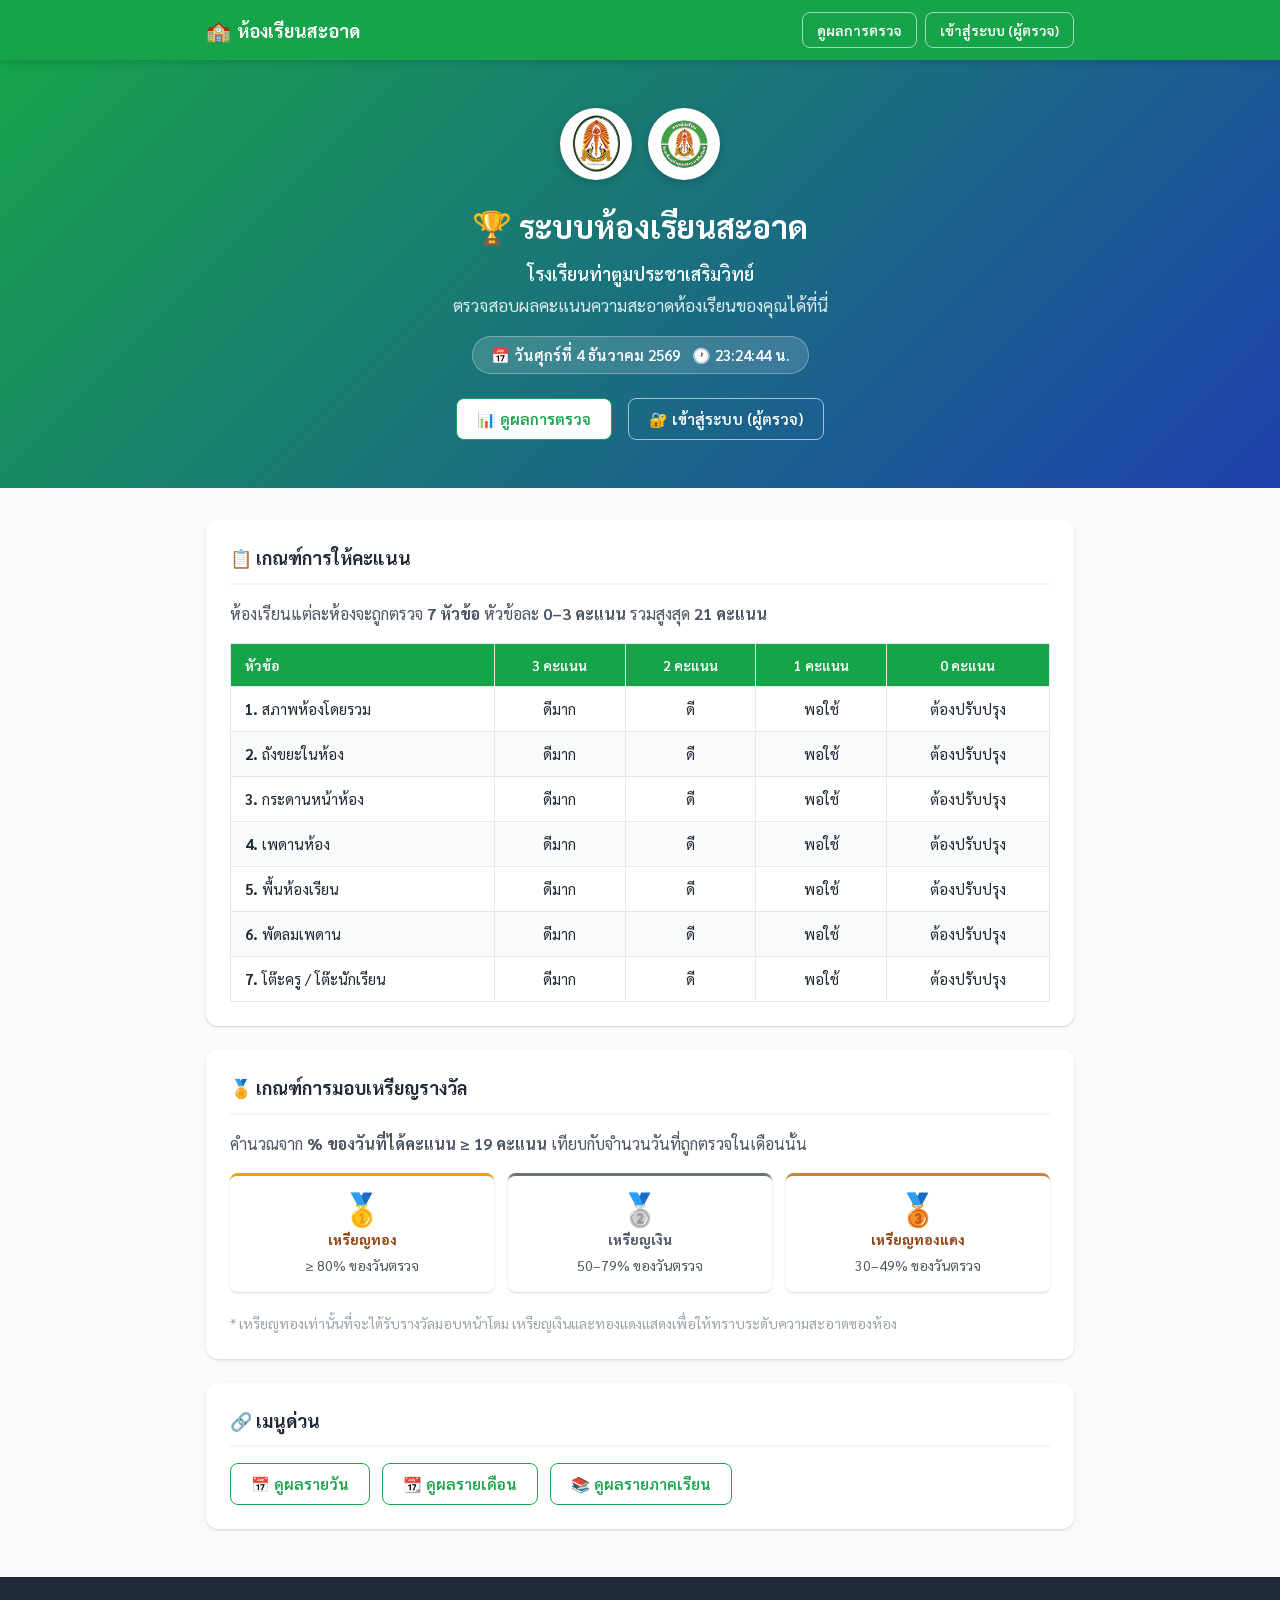
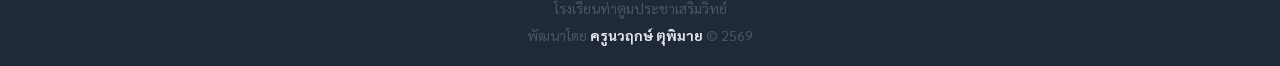
<file: index.html>
<!DOCTYPE html>
<html lang="th">
<head>
  <meta charset="UTF-8" />
  <meta name="viewport" content="width=device-width, initial-scale=1.0" />
  <title>ห้องเรียนสะอาด</title>
  <link rel="preconnect" href="https://fonts.googleapis.com" />
  <link rel="preconnect" href="https://fonts.gstatic.com" crossorigin />
  <link href="https://fonts.googleapis.com/css2?family=Sarabun:wght@400;500;600;700&display=swap" rel="stylesheet" />
  <link rel="stylesheet" href="css/style.css" />
  <style>
    /* ── โซนวันเวลาปัจจุบัน (อยู่ใน hero) ───────────────── */
    .clock-pill {
      display        : inline-flex;
      align-items    : center;
      justify-content: center;
      flex-wrap      : wrap;
      gap            : .25rem .75rem;
      margin-top     : 1rem;
      padding        : .4rem 1.125rem;
      background     : rgba(255,255,255,.15);
      border         : 1px solid rgba(255,255,255,.3);
      border-radius  : 999px;
      color          : var(--white);
      font-size      : .9375rem;
      font-weight    : 600;
    }
    .clock-time { font-variant-numeric: tabular-nums; }

    /* ── กล่องประกาศ ───────────────────────────────────── */
    .announce {
      border-radius    : var(--radius-lg);
      padding          : .875rem 1.125rem;
      margin-bottom    : .75rem;
      border           : 1px solid var(--gray-200);
      border-left-width: 5px;
      box-shadow       : var(--shadow);
    }
    .announce-title {
      font-weight  : 700;
      margin-bottom: .125rem;
    }
    .announce-msg {
      white-space: pre-line;   /* เคารพการขึ้นบรรทัดใหม่ที่พิมพ์ในชีต */
      color      : var(--gray-800);
      word-break : break-word;
    }
    .announce-info    { background: var(--primary-light); border-left-color: var(--primary); }
    .announce-warning { background: var(--warning-light); border-left-color: var(--warning); }
    .announce-success { background: var(--success-light); border-left-color: var(--success); }
  </style>
</head>
<body>

  <!-- ── Navbar ─────────────────────────────────────────── -->
  <nav class="navbar">
    <div class="container">
      <a href="index.html" class="navbar-brand">
        <span>🏫</span>ห้องเรียนสะอาด
      </a>
      <div class="navbar-menu">
        <a href="report.html" class="btn btn-ghost btn-sm">ดูผลการตรวจ</a>
        <a href="login.html" class="btn btn-ghost btn-sm" id="btn-inspector">เข้าสู่ระบบ (ผู้ตรวจ)</a>
      </div>
    </div>
  </nav>

  <!-- ── Hero ───────────────────────────────────────────── -->
  <section class="hero">
    <div class="container">
      <!-- โลโก้ -->
      <div style="display:flex; align-items:center; justify-content:center; gap:1rem; margin-bottom:1.25rem;">
        <img src="images/school-logo.png" alt="โลโก้โรงเรียน"
             style="width:72px; height:72px; object-fit:contain; border-radius:50%; background:#ffffff; padding:2px; box-shadow:0 2px 8px rgba(0,0,0,.2);" />
        <img src="images/council-logo.png" alt="โลโก้สภานักเรียน"
             style="width:72px; height:72px; object-fit:contain; border-radius:50%; background:#ffffff; padding:2px; box-shadow:0 2px 8px rgba(0,0,0,.2);" />
      </div>
      <h1>🏆 ระบบห้องเรียนสะอาด</h1>
      <p style="font-size:1.125rem; font-weight:600; color:rgba(255,255,255,.95); margin-bottom:.25rem;">
        โรงเรียนท่าตูมประชาเสริมวิทย์
      </p>
      <p>ตรวจสอบผลคะแนนความสะอาดห้องเรียนของคุณได้ที่นี่</p>

      <!-- วันเวลาปัจจุบัน (อัปเดตทุกวินาที) -->
      <div class="clock-pill" id="clock-pill">
        <span id="clock-date">📅 กำลังโหลด...</span>
        <span class="clock-time" id="clock-time"></span>
      </div>

      <div class="hero-actions">
        <a href="report.html" class="btn btn-outline">📊 ดูผลการตรวจ</a>
        <a href="login.html" class="btn btn-ghost" id="hero-btn-inspector">🔐 เข้าสู่ระบบ (ผู้ตรวจ)</a>
      </div>
    </div>
  </section>

  <!-- ── Content ────────────────────────────────────────── -->
  <main class="container" style="padding-bottom: 3rem;">

    <!-- กล่องประกาศ (ดึงจาก Sheet "announcements" ซ่อนไว้จนกว่าจะมีประกาศ) -->
    <div id="announcements" class="hidden"></div>

    <!-- เกณฑ์การตรวจ -->
    <div class="card mb-6">
      <div class="card-title">📋 เกณฑ์การให้คะแนน</div>
      <p style="margin-bottom: 1rem;">
        ห้องเรียนแต่ละห้องจะถูกตรวจ <strong>7 หัวข้อ</strong>
        หัวข้อละ <strong>0–3 คะแนน</strong> รวมสูงสุด <strong>21 คะแนน</strong>
      </p>
      <div style="overflow-x: auto;">
        <table class="report-table">
          <thead>
            <tr>
              <th class="col-left">หัวข้อ</th>
              <th>3 คะแนน</th>
              <th>2 คะแนน</th>
              <th>1 คะแนน</th>
              <th>0 คะแนน</th>
            </tr>
          </thead>
          <tbody id="criteria-table-body"></tbody>
        </table>
      </div>
    </div>

    <!-- เกณฑ์เหรียญ -->
    <div class="card mb-6">
      <div class="card-title">🏅 เกณฑ์การมอบเหรียญรางวัล</div>
      <p style="margin-bottom: 1rem;">
        คำนวณจาก <strong>% ของวันที่ได้คะแนน ≥ 19 คะแนน</strong>
        เทียบกับจำนวนวันที่ถูกตรวจในเดือนนั้น
      </p>
      <div class="stat-grid">
        <div class="stat-box gold">
          <div class="stat-box-number">🥇</div>
          <div class="stat-box-label" style="font-weight:700; color:#92400e;">เหรียญทอง</div>
          <div class="stat-box-label">≥ 80% ของวันตรวจ</div>
        </div>
        <div class="stat-box silver">
          <div class="stat-box-number">🥈</div>
          <div class="stat-box-label" style="font-weight:700; color:#4b5563;">เหรียญเงิน</div>
          <div class="stat-box-label">50–79% ของวันตรวจ</div>
        </div>
        <div class="stat-box bronze">
          <div class="stat-box-number">🥉</div>
          <div class="stat-box-label" style="font-weight:700; color:#92400e;">เหรียญทองแดง</div>
          <div class="stat-box-label">30–49% ของวันตรวจ</div>
        </div>
      </div>
      <p class="text-muted mt-2">
        * เหรียญทองเท่านั้นที่จะได้รับรางวัลมอบหน้าโดม
        เหรียญเงินและทองแดงแสดงเพื่อให้ทราบระดับความสะอาดของห้อง
      </p>
    </div>

    <!-- ลิงก์ด่วน -->
    <div class="card">
      <div class="card-title">🔗 เมนูด่วน</div>
      <div style="display: flex; flex-wrap: wrap; gap: .75rem;">
        <a href="report.html?view=daily" class="btn btn-outline">
          📅 ดูผลรายวัน
        </a>
        <a href="report.html?view=monthly" class="btn btn-outline">
          📆 ดูผลรายเดือน
        </a>
        <a href="report.html?view=term" class="btn btn-outline">
          📚 ดูผลรายภาคเรียน
        </a>
      </div>
    </div>

  </main>

  <!-- ── Footer ─────────────────────────────────────────── -->
  <footer style="background:var(--gray-800); color:var(--gray-400); text-align:center; padding:1.25rem 1rem; font-size:.875rem;">
    <p>โรงเรียนท่าตูมประชาเสริมวิทย์</p>
    <p style="margin-top:.25rem;">พัฒนาโดย <strong style="color:var(--gray-200);">ครูนวฤกษ์ ตุพิมาย</strong> © 2569</p>
  </footer>
  <script src="js/config.js"></script>
  <script src="js/auth.js"></script>
  <script src="js/api.js"></script>
  <script>
    // ── นาฬิกา / วันเวลาปัจจุบัน (เขตเวลาไทย แสดงปี พ.ศ.) ───
    const dateFmt = new Intl.DateTimeFormat('th-TH', {
      timeZone: 'Asia/Bangkok',
      weekday : 'long',
      day     : 'numeric',
      month   : 'long',
      year    : 'numeric'
    });
    const timeFmt = new Intl.DateTimeFormat('th-TH', {
      timeZone  : 'Asia/Bangkok',
      hour      : '2-digit',
      minute    : '2-digit',
      second    : '2-digit',
      hourCycle : 'h23'
    });

    function tickClock() {
      const now = new Date();
      document.getElementById('clock-date').textContent = '📅 ' + dateFmt.format(now);
      document.getElementById('clock-time').textContent = '🕐 ' + timeFmt.format(now) + ' น.';
    }
    tickClock();
    setInterval(tickClock, 1000);

    // ── กล่องประกาศ (ดึงจาก Sheet "announcements") ──────────
    // ถ้าโหลดไม่ได้ จะซ่อนกล่องไว้เงียบๆ ไม่ให้หน้าหลักพัง
    const ANNOUNCE_ICONS = { info: '📢', warning: '⚠️', success: '🎉' };

    async function loadAnnouncements() {
      const box = document.getElementById('announcements');
      try {
        const res = await API.getAnnouncements();
        if (!res || !res.success || !res.items || res.items.length === 0) return;

        res.items.forEach(item => {
          const type = ANNOUNCE_ICONS[item.type] ? item.type : 'info';
          const icon = ANNOUNCE_ICONS[type];

          const div = document.createElement('div');
          div.className = 'announce announce-' + type;

          // ใช้ textContent เสมอ เพื่อไม่ให้โค้ดแปลกปลอมในชีตรันบนหน้าเว็บ
          if (item.title) {
            const t = document.createElement('div');
            t.className   = 'announce-title';
            t.textContent = icon + ' ' + item.title;
            div.appendChild(t);
          }

          const m = document.createElement('div');
          m.className   = 'announce-msg';
          m.textContent = (item.title ? '' : icon + ' ') + item.message;
          div.appendChild(m);

          box.appendChild(div);
        });

        box.classList.remove('hidden');
      } catch (_) {
        // เงียบไว้
      }
    }
    loadAnnouncements();

    // ── แสดงหัวข้อการตรวจในตาราง ────────────────────────
    const tbody = document.getElementById('criteria-table-body');
    CONFIG.CRITERIA.forEach((label, i) => {
      const tr = document.createElement('tr');
      tr.innerHTML = `
        <td class="col-left"><strong>${i + 1}.</strong> ${label}</td>
        <td>ดีมาก</td>
        <td>ดี</td>
        <td>พอใช้</td>
        <td>ต้องปรับปรุง</td>
      `;
      tbody.appendChild(tr);
    });

    // ── ถ้า login อยู่แล้ว เปลี่ยนปุ่มเป็น "คีย์คะแนน" ─
    if (isLoggedIn()) {
      const session = getSession();
      document.getElementById('btn-inspector').textContent      = '📝 คีย์คะแนน';
      document.getElementById('btn-inspector').href             = 'input.html';
      document.getElementById('hero-btn-inspector').textContent = `📝 คีย์คะแนน (${session.display_name})`;
      document.getElementById('hero-btn-inspector').href        = 'input.html';
    }

    // ── ถ้าเป็น admin เพิ่มปุ่มเปิด/ปิดระบบ ─────────────
    if (isAdmin()) {
      const adminBar = document.createElement('div');
      adminBar.className = 'card mb-6';
      adminBar.style.borderLeft = '4px solid var(--primary)';
      adminBar.innerHTML = `
        <div class="card-title">⚙️ จัดการระบบ (Admin)</div>
        <div class="flex items-center gap-3" style="flex-wrap:wrap;">
          <div id="system-status" class="text-muted">กำลังตรวจสอบสถานะ...</div>
          <button class="btn btn-outline" id="btn-toggle-system">⏳ โหลด...</button>
        </div>
        <p class="text-muted mt-2" style="font-size:.875rem;">
          เมื่อปิดระบบ เด็กสภาจะไม่สามารถคีย์คะแนนได้ แต่ทุกคนยังดูผลได้ตามปกติ
        </p>
      `;
      // แทรกก่อน card เกณฑ์การตรวจ
      const mainEl = document.querySelector('main .container') || document.querySelector('main');
      mainEl.insertBefore(adminBar, mainEl.firstChild);

      // โหลดสถานะปัจจุบัน
      async function loadSystemStatus() {
        const res = await API.getSystemStatus();
        updateSystemUI(res.system_open);
      }

      function updateSystemUI(isOpen) {
        const statusEl = document.getElementById('system-status');
        const btnEl    = document.getElementById('btn-toggle-system');
        if (isOpen) {
          statusEl.innerHTML = '<span class="badge-pass">✅ ระบบเปิดอยู่</span>';
          btnEl.textContent  = '🔒 ปิดการคีย์คะแนน';
          btnEl.className    = 'btn btn-danger';
        } else {
          statusEl.innerHTML = '<span class="badge-fail">🔒 ระบบปิดอยู่</span>';
          btnEl.textContent  = '🔓 เปิดการคีย์คะแนน';
          btnEl.className    = 'btn btn-success';
        }
      }

      document.getElementById('btn-toggle-system').addEventListener('click', async () => {
        const btn = document.getElementById('btn-toggle-system');
        btn.disabled    = true;
        btn.textContent = '⏳ กำลังดำเนินการ...';
        try {
          const res = await API.toggleSystem();
          if (res.success) {
            updateSystemUI(res.system_open);
          } else {
            alert('เกิดข้อผิดพลาด: ' + res.message);
            btn.disabled = false;
          }
        } catch (err) {
          alert('เชื่อมต่อ server ไม่ได้');
          btn.disabled = false;
        }
      });

      loadSystemStatus();
    }
  </script>

</body>
</html>
</file>
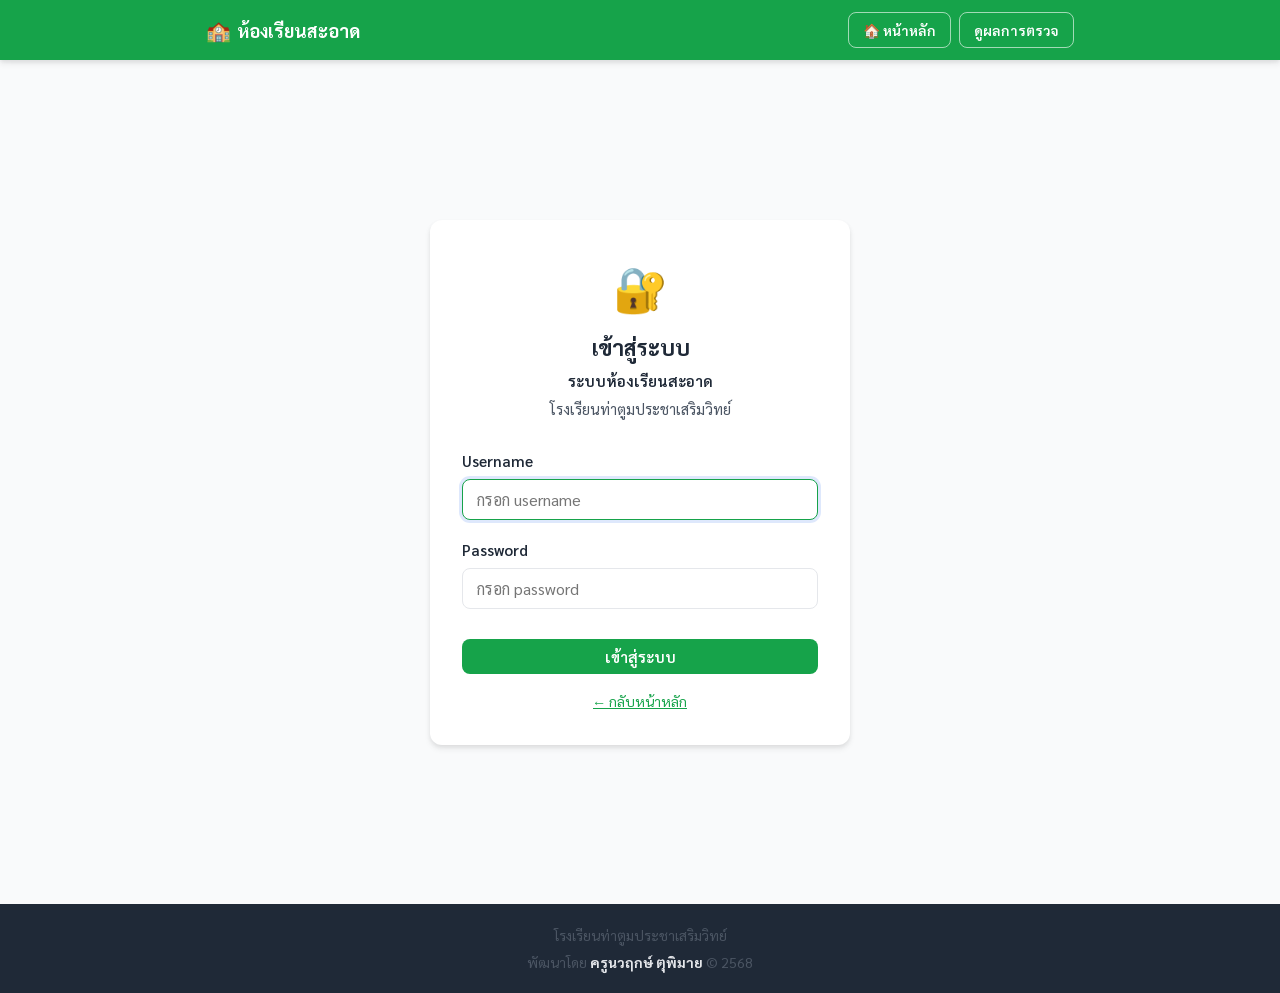
<file: input.html>
<!DOCTYPE html>
<html lang="th">
<head>
  <meta charset="UTF-8" />
  <meta name="viewport" content="width=device-width, initial-scale=1.0" />
  <title>คีย์คะแนน — ห้องเรียนสะอาด</title>
  <link rel="preconnect" href="https://fonts.googleapis.com" />
  <link rel="preconnect" href="https://fonts.gstatic.com" crossorigin />
  <link href="https://fonts.googleapis.com/css2?family=Sarabun:wght@400;500;600;700&display=swap" rel="stylesheet" />
  <link rel="stylesheet" href="css/style.css" />
  <style>
    .score-label-num {
      display      : inline-flex;
      align-items  : center;
      justify-content: center;
      width        : 1.5rem;
      height       : 1.5rem;
      background   : var(--primary);
      color        : var(--white);
      border-radius: 50%;
      font-size    : .75rem;
      font-weight  : 700;
      margin-right : .375rem;
      flex-shrink  : 0;
    }
    .criteria-name {
      display    : flex;
      align-items: center;
    }
    .total-display {
      font-size  : 2rem;
      font-weight: 700;
      color      : var(--primary);
      line-height: 1;
    }
    .total-max {
      font-size: 1rem;
      color    : var(--gray-400);
    }
    .section-header {
      display        : flex;
      align-items    : center;
      justify-content: space-between;
      margin-bottom  : 1rem;
    }
  </style>
</head>
<body>

  <!-- ── Navbar ─────────────────────────────────────────── -->
  <nav class="navbar">
    <div class="container">
      <a href="index.html" class="navbar-brand">
        <span>🏫</span>ห้องเรียนสะอาด
      </a>
      <div class="navbar-menu">
        <a href="index.html" class="btn btn-ghost btn-sm">🏠 หน้าหลัก</a>
        <span class="navbar-user" id="display-name"></span>
        <button class="btn btn-ghost btn-sm" onclick="logout()">ออกจากระบบ</button>
      </div>
    </div>
  </nav>

  <!-- ── Main ───────────────────────────────────────────── -->
  <main class="container" style="padding: 1.5rem 1rem 3rem;">

    <!-- ── ส่วนเลือกวันและห้อง ──────────────────────────── -->
    <div class="card mb-4">
      <div class="card-title">📅 เลือกวันที่และห้องเรียน</div>

      <div style="display: grid; grid-template-columns: 1fr 1fr; gap: 1rem;">
        <!-- วันที่ -->
        <div class="form-group" style="margin-bottom: 0;">
          <label class="form-label" for="input-date">วันที่ตรวจ</label>
          <input type="date" id="input-date" class="form-control" />
        </div>

        <!-- ห้องเรียน -->
        <div class="form-group" style="margin-bottom: 0;">
          <label class="form-label" for="input-room">ห้องเรียน</label>
          <select id="input-room" class="form-control">
            <option value="">— เลือกห้อง —</option>
          </select>
        </div>
      </div>

      <button class="btn btn-outline mt-3" id="btn-load" style="width:100%;">
        🔍 โหลดข้อมูล / เริ่มคีย์ใหม่
      </button>
    </div>

    <!-- ── ส่วนคีย์คะแนน (ซ่อนไว้ก่อน) ─────────────────── -->
    <div id="score-section" class="hidden">

      <!-- Alert -->
      <div id="alert" class="alert hidden"></div>

      <div class="card mb-4">
        <div class="section-header">
          <div class="card-title" style="margin-bottom:0; border:none; padding:0;">
            📝 กรอกคะแนนแต่ละหัวข้อ
          </div>
          <!-- แสดงคะแนนรวม real-time -->
          <div style="text-align:right;">
            <div class="total-display" id="total-display">0</div>
            <div class="total-max">/ 21 คะแนน</div>
          </div>
        </div>

        <!-- badge แจ้งว่าเป็นข้อมูลใหม่หรือแก้ไข -->
        <div id="mode-badge" class="alert alert-warning hidden" style="margin-bottom:1rem;"></div>

        <div style="overflow-x: auto;">
          <table class="score-table">
            <thead>
              <tr>
                <th style="width:50%;">หัวข้อ</th>
                <th style="width:50%;">คะแนน (0–3)</th>
              </tr>
            </thead>
            <tbody id="criteria-tbody"></tbody>
            <!-- row คะแนนรวม -->
            <tfoot>
              <tr class="score-total-row">
                <td><strong>คะแนนรวม</strong></td>
                <td><strong id="total-display-foot">0</strong> / 21</td>
              </tr>
            </tfoot>
          </table>
        </div>
      </div>

      <!-- ปุ่ม Save -->
      <div style="display:flex; gap:.75rem; flex-wrap:wrap;">
        <button class="btn btn-success" id="btn-save" style="flex:1;">
          💾 บันทึกคะแนน
        </button>
        <button class="btn btn-outline" id="btn-reset" style="flex:1;">
          🔄 ล้างข้อมูล
        </button>
      </div>

    </div>

    <!-- ── Loading spinner ────────────────────────────────── -->
    <div id="loading" class="spinner-wrap hidden">
      <div class="spinner"></div>
      <span>กำลังโหลด...</span>
    </div>

  </main>

  <!-- ── Scripts ─────────────────────────────────────────── -->
  <script src="js/config.js"></script>
  <script src="js/auth.js"></script>
  <script src="js/api.js"></script>
  <script>
    // ── ตรวจสอบ login ────────────────────────────────────
    const session = requireLogin();
    if (session) {
      const positionText = session.position ? ` (${session.position})` : '';
      document.getElementById('display-name').textContent = `${session.display_name}${positionText}`;
    }

    // ── Elements ──────────────────────────────────────────
    const inputDate    = document.getElementById('input-date');
    const inputRoom    = document.getElementById('input-room');
    const btnLoad      = document.getElementById('btn-load');
    const btnSave      = document.getElementById('btn-save');
    const btnReset     = document.getElementById('btn-reset');
    const scoreSection = document.getElementById('score-section');
    const criteriaTbody= document.getElementById('criteria-tbody');
    const alertEl      = document.getElementById('alert');
    const loadingEl    = document.getElementById('loading');
    const modeBadge    = document.getElementById('mode-badge');
    const totalDisplay = document.getElementById('total-display');
    const totalFoot    = document.getElementById('total-display-foot');

    // ── ตั้งค่าวันที่เริ่มต้นเป็นวันนี้ ──────────────────
    const today = new Date();
    const yyyy  = today.getFullYear();
    const mm    = String(today.getMonth() + 1).padStart(2, '0');
    const dd    = String(today.getDate()).padStart(2, '0');
    inputDate.value = `${yyyy}-${mm}-${dd}`;

    // ── โหลดรายชื่อห้องลง dropdown ───────────────────────
    async function loadRooms() {
      try {
        const res = await API.getRooms();
        if (!res.success) return;

        // จัดกลุ่มตาม building
        const grouped = {};
        res.rooms.forEach(r => {
          if (!grouped[r.building]) grouped[r.building] = [];
          grouped[r.building].push(r);
        });

        // สร้าง optgroup แยกตามอาคาร
        Object.keys(grouped).sort().forEach(building => {
          const optgroup = document.createElement('optgroup');
          optgroup.label = building;
          grouped[building].forEach(r => {
            const opt   = document.createElement('option');
            opt.value   = r.room_id;
            opt.textContent = `${r.room_id} — ${r.homeroom}`;
            optgroup.appendChild(opt);
          });
          inputRoom.appendChild(optgroup);
        });

      } catch (err) {
        showAlert('โหลดรายชื่อห้องไม่ได้: ' + err.message);
      }
    }

    // ── สร้าง radio buttons 7 หัวข้อ ─────────────────────
    function buildCriteriaRows() {
      criteriaTbody.innerHTML = '';
      CONFIG.CRITERIA.forEach((label, i) => {
        const tr = document.createElement('tr');
        tr.innerHTML = `
          <td>
            <div class="criteria-name">
              <span class="score-label-num">${i + 1}</span>
              ${label}
            </div>
          </td>
          <td>
            <div class="score-options">
              ${[0,1,2,3].map(v => `
                <input type="radio" name="c${i}" id="c${i}_${v}" value="${v}" />
                <label for="c${i}_${v}">${v}</label>
              `).join('')}
            </div>
          </td>
        `;
        criteriaTbody.appendChild(tr);
      });

      // ฟัง event เปลี่ยนคะแนน → อัปเดต total
      criteriaTbody.querySelectorAll('input[type="radio"]').forEach(radio => {
        radio.addEventListener('change', updateTotal);
      });
    }

    // ── อัปเดตคะแนนรวม real-time ─────────────────────────
    function updateTotal() {
      let total = 0;
      CONFIG.CRITERIA.forEach((_, i) => {
        const checked = criteriaTbody.querySelector(`input[name="c${i}"]:checked`);
        if (checked) total += parseInt(checked.value);
      });
      totalDisplay.textContent = total;
      totalFoot.textContent    = total;

      // เปลี่ยนสีตามระดับคะแนน
      if (total >= 18) {
        totalDisplay.style.color = 'var(--success)';
      } else if (total >= 12) {
        totalDisplay.style.color = 'var(--warning)';
      } else {
        totalDisplay.style.color = 'var(--danger)';
      }
    }

    // ── กรอกคะแนนจากข้อมูลเดิม (กรณีแก้ไข) ─────────────
    function fillScores(scores) {
      scores.forEach((val, i) => {
        const radio = criteriaTbody.querySelector(`input[name="c${i}"][value="${val}"]`);
        if (radio) radio.checked = true;
      });
      updateTotal();
    }

    // ── ล้างคะแนนทั้งหมด ──────────────────────────────────
    function resetScores() {
      criteriaTbody.querySelectorAll('input[type="radio"]').forEach(r => r.checked = false);
      totalDisplay.textContent  = '0';
      totalFoot.textContent     = '0';
      totalDisplay.style.color  = 'var(--primary)';
      modeBadge.className       = 'alert alert-warning hidden';
    }

    // ── โหลดข้อมูล / เริ่มคีย์ใหม่ ───────────────────────
    async function handleLoad() {
      const date    = inputDate.value;
      const room_id = inputRoom.value;

      if (!date) { showAlert('กรุณาเลือกวันที่'); return; }
      if (!room_id) { showAlert('กรุณาเลือกห้องเรียน'); return; }

      hideAlert();
      setLoading(true);
      buildCriteriaRows();

      try {
        const res = await API.getScoreByDateRoom(date, room_id);

        if (res.success && res.found) {
          // มีข้อมูลเดิม → โหลดมาแสดงเพื่อแก้ไข
          fillScores(res.scores);
          modeBadge.textContent = `✏️ พบข้อมูลเดิมของห้อง ${room_id} วันที่ ${date} — กำลังแก้ไข`;
          modeBadge.className   = 'alert alert-warning';
        } else {
          // ยังไม่มีข้อมูล → คีย์ใหม่
          resetScores();
          modeBadge.textContent = `🆕 คีย์ข้อมูลใหม่ ห้อง ${room_id} วันที่ ${date}`;
          modeBadge.className   = 'alert alert-success';
        }

        scoreSection.classList.remove('hidden');

      } catch (err) {
        showAlert('โหลดข้อมูลไม่ได้: ' + err.message);
      }

      setLoading(false);
    }

    // ── บันทึกคะแนน ───────────────────────────────────────
    async function handleSave() {
      const date    = inputDate.value;
      const room_id = inputRoom.value;

      // เก็บคะแนนจาก radio buttons
      const scores = CONFIG.CRITERIA.map((_, i) => {
        const checked = criteriaTbody.querySelector(`input[name="c${i}"]:checked`);
        return checked ? parseInt(checked.value) : null;
      });

      // ตรวจว่ากรอกครบทุกหัวข้อ
      if (scores.includes(null)) {
        showAlert('กรุณากรอกคะแนนให้ครบทุกหัวข้อ (7 หัวข้อ)');
        return;
      }

      hideAlert();
      btnSave.disabled    = true;
      btnSave.textContent = '💾 กำลังบันทึก...';

      try {
        const res = await API.saveScore(date, room_id, scores);

        if (res.success) {
          const action = res.action === 'updated' ? 'อัปเดต' : 'บันทึก';
          showAlert(`✅ ${action}คะแนนสำเร็จ! ห้อง ${room_id} รวม ${res.total} / 21 คะแนน`, 'success');
          // อัปเดต badge เป็นโหมดแก้ไข
          modeBadge.textContent = `✏️ บันทึกแล้ว — คลิก "โหลดข้อมูล" อีกครั้งเพื่อแก้ไข`;
          modeBadge.className   = 'alert alert-warning';
        } else {
          showAlert(res.message || 'บันทึกไม่สำเร็จ กรุณาลองใหม่');
        }

      } catch (err) {
        showAlert('เชื่อมต่อ server ไม่ได้: ' + err.message);
      }

      btnSave.disabled    = false;
      btnSave.textContent = '💾 บันทึกคะแนน';
    }

    // ── Utilities ─────────────────────────────────────────
    function showAlert(message, type = 'danger') {
      alertEl.textContent = message;
      alertEl.className   = `alert alert-${type}`;
      alertEl.scrollIntoView({ behavior: 'smooth', block: 'nearest' });
    }

    function hideAlert() {
      alertEl.className = 'alert hidden';
    }

    function setLoading(loading) {
      loadingEl.classList.toggle('hidden', !loading);
      btnLoad.disabled = loading;
    }

    // ── Event listeners ───────────────────────────────────
    btnLoad.addEventListener('click', handleLoad);
    btnSave.addEventListener('click', handleSave);
    btnReset.addEventListener('click', () => {
      resetScores();
      hideAlert();
    });

    // เมื่อเปลี่ยนวันหรือห้อง ซ่อนฟอร์มคะแนนก่อน
    inputDate.addEventListener('change', () => {
      scoreSection.classList.add('hidden');
      hideAlert();
    });
    inputRoom.addEventListener('change', () => {
      scoreSection.classList.add('hidden');
      hideAlert();
    });

    // ── Init ──────────────────────────────────────────────
    loadRooms();
    buildCriteriaRows();

  </script>

</body>
</html>
</file>
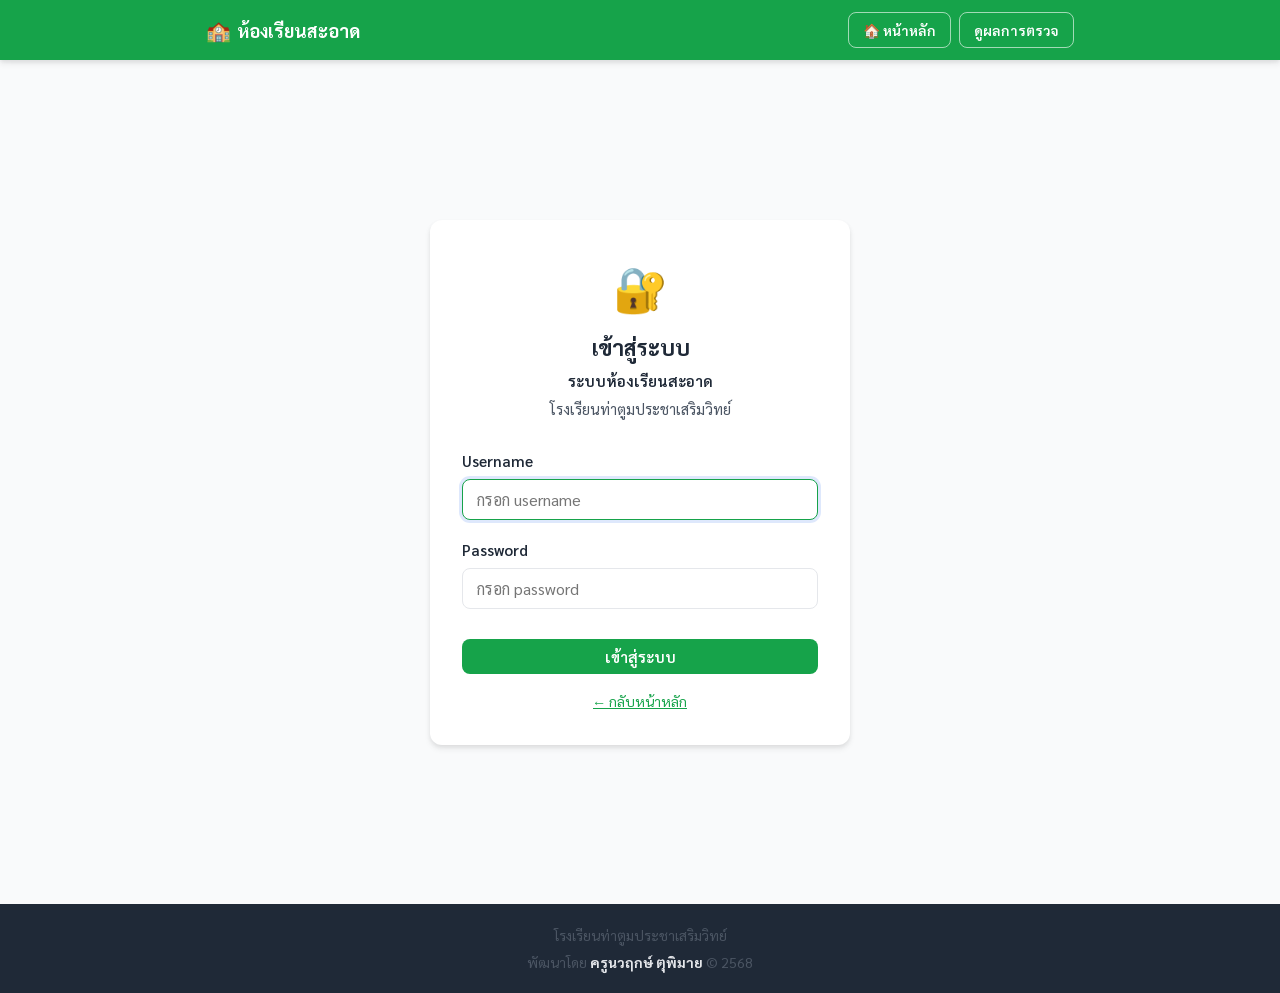
<file: login.html>
<!DOCTYPE html>
<html lang="th">
<head>
  <meta charset="UTF-8" />
  <meta name="viewport" content="width=device-width, initial-scale=1.0" />
  <title>เข้าสู่ระบบ — ห้องเรียนสะอาด</title>
  <link rel="preconnect" href="https://fonts.googleapis.com" />
  <link rel="preconnect" href="https://fonts.gstatic.com" crossorigin />
  <link href="https://fonts.googleapis.com/css2?family=Sarabun:wght@400;500;600;700&display=swap" rel="stylesheet" />
  <link rel="stylesheet" href="css/style.css" />
  <style>
    /* จัดหน้า login ให้อยู่กลางหน้าจอ */
    .login-wrap {
      min-height    : calc(100vh - 56px);
      display       : flex;
      align-items   : center;
      justify-content: center;
      padding       : 2rem 1rem;
    }
    .login-card {
      width        : 100%;
      max-width    : 420px;
      background   : var(--white);
      border-radius: var(--radius-lg);
      box-shadow   : var(--shadow-md);
      padding      : 2rem;
    }
    .login-header {
      text-align   : center;
      margin-bottom: 1.75rem;
    }
    .login-header .icon {
      font-size    : 2.75rem;
      margin-bottom: .5rem;
      display      : block;
    }
    .login-header h2 {
      margin-bottom: .25rem;
    }
    .login-header p {
      font-size: .9375rem;
    }
  </style>
</head>
<body>

  <!-- ── Navbar ─────────────────────────────────────────── -->
  <nav class="navbar">
    <div class="container">
      <a href="index.html" class="navbar-brand">
        <span>🏫</span>ห้องเรียนสะอาด
      </a>
      <div class="navbar-menu">
        <a href="index.html" class="btn btn-ghost btn-sm">🏠 หน้าหลัก</a>
        <a href="report.html" class="btn btn-ghost btn-sm">ดูผลการตรวจ</a>
      </div>
    </div>
  </nav>

  <!-- ── Login Card ──────────────────────────────────────── -->
  <div class="login-wrap">
    <div class="login-card">

      <div class="login-header">
        <span class="icon">🔐</span>
        <h2>เข้าสู่ระบบ</h2>
        <p style="font-weight:600; color:var(--gray-800); margin-bottom:.25rem;">ระบบห้องเรียนสะอาด</p>
        <p>โรงเรียนท่าตูมประชาเสริมวิทย์</p>
      </div>

      <!-- Alert -->
      <div id="alert" class="alert hidden"></div>

      <!-- Form -->
      <div class="form-group">
        <label class="form-label" for="username">Username</label>
        <input
          type        = "text"
          id          = "username"
          class       = "form-control"
          placeholder = "กรอก username"
          autocomplete= "username"
          autofocus
        />
      </div>

      <div class="form-group">
        <label class="form-label" for="password">Password</label>
        <input
          type        = "password"
          id          = "password"
          class       = "form-control"
          placeholder = "กรอก password"
          autocomplete= "current-password"
        />
      </div>

      <button class="btn btn-primary btn-full mt-3" id="btn-login">
        เข้าสู่ระบบ
      </button>

      <p class="text-center text-muted mt-4">
        <a href="index.html" style="color: var(--primary);">← กลับหน้าหลัก</a>
      </p>

    </div>
  </div>

  <!-- ── Footer ─────────────────────────────────────────── -->
  <footer style="background:var(--gray-800); color:var(--gray-400); text-align:center; padding:1.25rem 1rem; font-size:.875rem;">
    <p>โรงเรียนท่าตูมประชาเสริมวิทย์</p>
    <p style="margin-top:.25rem;">พัฒนาโดย <strong style="color:var(--gray-200);">ครูนวฤกษ์ ตุพิมาย</strong> © 2568</p>
  </footer>

  <!-- ── Scripts ─────────────────────────────────────────── -->
  <script src="js/config.js"></script>
  <script src="js/auth.js"></script>
  <script src="js/api.js"></script>
  <script>
    // ถ้า login อยู่แล้ว → ไป input.html ทันที
    requireGuest();

    // ── Elements ──────────────────────────────────────────
    const usernameEl = document.getElementById('username');
    const passwordEl = document.getElementById('password');
    const btnLogin   = document.getElementById('btn-login');
    const alertEl    = document.getElementById('alert');

    // ── showAlert ─────────────────────────────────────────
    function showAlert(message, type = 'danger') {
      alertEl.textContent = message;
      alertEl.className   = `alert alert-${type}`;
    }

    function hideAlert() {
      alertEl.className = 'alert hidden';
    }

    // ── setLoading ─────────────────────────────────────────
    function setLoading(loading) {
      btnLogin.disabled    = loading;
      btnLogin.textContent = loading ? 'กำลังเข้าสู่ระบบ...' : 'เข้าสู่ระบบ';
    }

    // ── handleLogin ───────────────────────────────────────
    async function handleLogin() {
      hideAlert();

      const username = usernameEl.value.trim();
      const password = passwordEl.value.trim();

      if (!username || !password) {
        showAlert('กรุณากรอก Username และ Password');
        return;
      }

      setLoading(true);

      try {
        const res = await API.login(username, password);

        if (res.success) {
          // บันทึก session แล้วไปหน้าที่เหมาะสมตาม role
          saveSession(res.token, res.inspector_id, res.display_name, res.position, res.role);
          if (res.role === 'admin') {
            navigate(CONFIG.PAGES.HOME);   // admin → หน้าหลัก
          } else {
            navigate(CONFIG.PAGES.INPUT);  // เด็กสภา → หน้าคีย์คะแนน
          }
        } else {
          showAlert(res.message || 'Username หรือ Password ไม่ถูกต้อง');
          passwordEl.value = '';
          passwordEl.focus();
        }

      } catch (err) {
        showAlert('เชื่อมต่อ server ไม่ได้ กรุณาลองใหม่อีกครั้ง');
      }

      setLoading(false);
    }

    // ── Event listeners ───────────────────────────────────
    btnLogin.addEventListener('click', handleLogin);

    // กด Enter ที่ช่องไหนก็ login ได้เลย
    usernameEl.addEventListener('keydown', e => { if (e.key === 'Enter') passwordEl.focus(); });
    passwordEl.addEventListener('keydown', e => { if (e.key === 'Enter') handleLogin(); });
  </script>

</body>
</html>
</file>
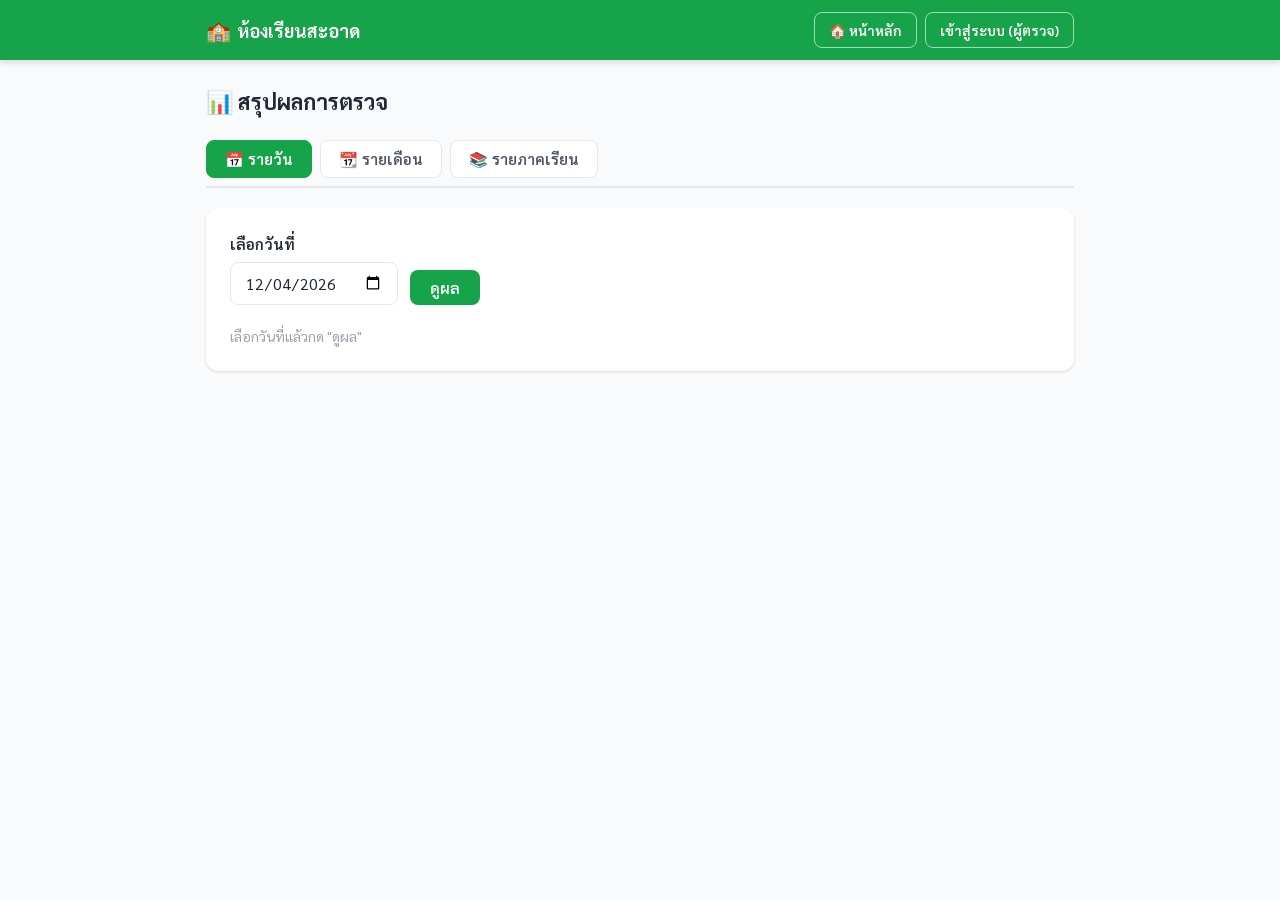
<file: report.html>
<!DOCTYPE html>
<html lang="th">
<head>
  <meta charset="UTF-8" />
  <meta name="viewport" content="width=device-width, initial-scale=1.0" />
  <title>สรุปผลการตรวจ — ห้องเรียนสะอาด</title>
  <link rel="preconnect" href="https://fonts.googleapis.com" />
  <link rel="preconnect" href="https://fonts.gstatic.com" crossorigin />
  <link href="https://fonts.googleapis.com/css2?family=Sarabun:wght@400;500;600;700&display=swap" rel="stylesheet" />
  <link rel="stylesheet" href="css/style.css" />
  <style>
    .tab-bar {
      display        : flex;
      gap            : .5rem;
      margin-bottom  : 1.25rem;
      border-bottom  : 2px solid var(--gray-200);
      padding-bottom : .5rem;
      flex-wrap      : wrap;
    }
    .tab-btn {
      padding      : .5rem 1.125rem;
      border-radius: var(--radius);
      border       : 1.5px solid var(--gray-200);
      background   : var(--white);
      font-family  : inherit;
      font-size    : .9375rem;
      font-weight  : 600;
      cursor       : pointer;
      color        : var(--gray-600);
      transition   : all var(--transition);
    }
    .tab-btn:hover  { border-color: var(--primary); color: var(--primary); }
    .tab-btn.active {
      background   : var(--primary);
      border-color : var(--primary);
      color        : var(--white);
    }
    .tab-panel { display: none; }
    .tab-panel.active { display: block; }
    .building-header {
      background   : var(--primary-light);
      color        : var(--primary);
      font-weight  : 700;
      padding      : .5rem .875rem;
      border-radius: var(--radius);
      margin       : 1rem 0 .5rem;
      font-size    : .9375rem;
    }
    .no-data {
      text-align : center;
      padding    : 2.5rem 0;
      color      : var(--gray-400);
      font-size  : 1rem;
    }
    /* ── Popup Modal ──────────────────────────────────────── */
    .modal-overlay {
      display        : none;
      position       : fixed;
      inset          : 0;
      background     : rgba(0,0,0,.45);
      z-index        : 200;
      align-items    : center;
      justify-content: center;
      padding        : 1rem;
    }
    .modal-overlay.active { display: flex; }
    .modal-box {
      background   : var(--white);
      border-radius: var(--radius-lg);
      box-shadow   : var(--shadow-md);
      width        : 100%;
      max-width    : 560px;
      max-height   : 80vh;
      overflow-y   : auto;
      padding      : 1.5rem;
    }
    .modal-header {
      display        : flex;
      align-items    : center;
      justify-content: space-between;
      margin-bottom  : 1rem;
      padding-bottom : .75rem;
      border-bottom  : 2px solid var(--gray-100);
    }
    .modal-close {
      background : none;
      border     : none;
      font-size  : 1.25rem;
      cursor     : pointer;
      color      : var(--gray-400);
      line-height: 1;
    }
    .modal-close:hover { color: var(--danger); }
    /* badge มีการแก้ไข */
    .edited-badge {
      display      : inline-flex;
      align-items  : center;
      gap          : .2rem;
      font-size    : .75rem;
      color        : var(--warning);
      cursor       : pointer;
      margin-left  : .375rem;
      vertical-align: middle;
    }
    .edited-badge:hover { text-decoration: underline; }
  </style>
</head>
<body>

  <!-- ── Navbar ─────────────────────────────────────────── -->
  <nav class="navbar">
    <div class="container">
      <a href="index.html" class="navbar-brand">
        <span>🏫</span>ห้องเรียนสะอาด
      </a>
      <div class="navbar-menu" id="navbar-menu">
        <a href="index.html" class="btn btn-ghost btn-sm">🏠 หน้าหลัก</a>
        <a href="login.html" class="btn btn-ghost btn-sm" id="btn-inspector">เข้าสู่ระบบ (ผู้ตรวจ)</a>
      </div>
    </div>
  </nav>

  <!-- ── Main ───────────────────────────────────────────── -->
  <main class="container" style="padding: 1.5rem 1rem 3rem;">

    <h2 style="margin-bottom: 1.25rem;">📊 สรุปผลการตรวจ</h2>

    <!-- ── Tab Bar ──────────────────────────────────────── -->
    <div class="tab-bar">
      <button class="tab-btn active" data-tab="daily">📅 รายวัน</button>
      <button class="tab-btn" data-tab="monthly">📆 รายเดือน</button>
      <button class="tab-btn" data-tab="term">📚 รายภาคเรียน</button>
    </div>

    <!-- ════════════════════════════════════════════════════
         Tab 1 — รายวัน
    ════════════════════════════════════════════════════ -->
    <div class="tab-panel active" id="panel-daily">
      <div class="card">
        <div class="filter-bar">
          <div class="form-group">
            <label class="form-label" for="daily-date">เลือกวันที่</label>
            <input type="date" id="daily-date" class="form-control" />
          </div>
          <button class="btn btn-primary" id="btn-daily-load">ดูผล</button>
        </div>

        <div id="daily-result">
          <p class="text-muted">เลือกวันที่แล้วกด "ดูผล"</p>
        </div>
      </div>
    </div>

    <!-- ════════════════════════════════════════════════════
         Tab 2 — รายเดือน
    ════════════════════════════════════════════════════ -->
    <div class="tab-panel" id="panel-monthly">
      <div class="card">
        <div class="filter-bar">
          <div class="form-group">
            <label class="form-label" for="monthly-month">เลือกเดือน</label>
            <input type="month" id="monthly-month" class="form-control" />
          </div>
          <div class="form-group">
            <label class="form-label" for="monthly-level">ระดับชั้น</label>
            <select id="monthly-level" class="form-control">
              <option value="">ทั้งหมด</option>
              <option value="ม.ต้น">ม.ต้น</option>
              <option value="ม.ปลาย">ม.ปลาย</option>
            </select>
          </div>
          <button class="btn btn-primary" id="btn-monthly-load">ดูผล</button>
        </div>

        <div id="monthly-result">
          <p class="text-muted">เลือกเดือนแล้วกด "ดูผล"</p>
        </div>
      </div>
    </div>

    <!-- ════════════════════════════════════════════════════
         Tab 3 — รายภาคเรียน (เลือกช่วงเดือนเอง)
    ════════════════════════════════════════════════════ -->
    <div class="tab-panel" id="panel-term">
      <div class="card">
        <div class="filter-bar">
          <div class="form-group">
            <label class="form-label" for="term-preset">ภาคเรียนมาตรฐาน</label>
            <select id="term-preset" class="form-control">
              <option value="">— กำหนดเอง —</option>
            </select>
          </div>
          <div class="form-group">
            <label class="form-label" for="term-start">ตั้งแต่เดือน</label>
            <input type="month" id="term-start" class="form-control" />
          </div>
          <div class="form-group">
            <label class="form-label" for="term-end">ถึงเดือน</label>
            <input type="month" id="term-end" class="form-control" />
          </div>
          <button class="btn btn-primary" id="btn-term-load">ดูผล</button>
        </div>

        <div id="term-result">
          <p class="text-muted">เลือกภาคเรียนหรือช่วงเดือนแล้วกด "ดูผล"</p>
        </div>
      </div>
    </div>

  </main>

  <!-- ── Popup Modal (log การแก้ไข) ────────────────────────── -->
  <div class="modal-overlay" id="log-modal">
    <div class="modal-box">
      <div class="modal-header">
        <h3 id="modal-title">ประวัติการแก้ไข</h3>
        <button class="modal-close" id="modal-close">✕</button>
      </div>
      <div id="modal-body">
        <div class="spinner-wrap"><div class="spinner"></div></div>
      </div>
    </div>
  </div>

  <!-- ── Scripts ─────────────────────────────────────────── -->
  <script src="js/config.js"></script>
  <script src="js/auth.js"></script>
  <script src="js/api.js"></script>
  <script>
    // ── ตั้งค่าเริ่มต้น ────────────────────────────────────

    // วันนี้
    const today = new Date();
    const yyyy  = today.getFullYear();
    const mm    = String(today.getMonth() + 1).padStart(2, '0');
    const dd    = String(today.getDate()).padStart(2, '0');
    document.getElementById('daily-date').value   = `${yyyy}-${mm}-${dd}`;
    document.getElementById('monthly-month').value = `${yyyy}-${mm}`;

    // ── รายภาคเรียน: ช่วงเดือนมาตรฐาน + เลือกช่วงเองได้ ────
    const THAI_MONTHS = ['ม.ค.','ก.พ.','มี.ค.','เม.ย.','พ.ค.','มิ.ย.','ก.ค.','ส.ค.','ก.ย.','ต.ค.','พ.ย.','ธ.ค.'];

    // 'YYYY-MM' → 'พ.ค. 2569' (short=true → 'พ.ค. 69')
    function thaiMonth(ym, short) {
      const [y, m] = ym.split('-').map(Number);
      const be = y + 543;
      return `${THAI_MONTHS[m - 1]} ${short ? String(be).slice(-2) : be}`;
    }

    const termPresets = [];   // { label, start, end }
    (function buildTermPresets() {
      const curMonth = today.getMonth() + 1;
      const acadYear = curMonth >= 5 ? yyyy : yyyy - 1;
      for (let y = acadYear; y >= acadYear - 2; y--) {
        // ภาค 2 ของปีปัจจุบันยังไม่ถึง ถ้าตอนนี้อยู่ช่วง พ.ค.–ต.ค.
        const t2NotYet = (y === acadYear && curMonth >= 5 && curMonth <= 10);
        if (!t2NotYet) {
          termPresets.push({
            label: `ภาคเรียนที่ 2 ปีการศึกษา ${y + 543} (พ.ย.–เม.ย.)`,
            start: `${y}-11`, end: `${y + 1}-04`
          });
        }
        termPresets.push({
          label: `ภาคเรียนที่ 1 ปีการศึกษา ${y + 543} (พ.ค.–ต.ค.)`,
          start: `${y}-05`, end: `${y}-10`
        });
      }
    })();

    const termPreset = document.getElementById('term-preset');
    const termStart  = document.getElementById('term-start');
    const termEnd    = document.getElementById('term-end');

    termPresets.forEach((p, i) => {
      const opt = document.createElement('option');
      opt.value       = String(i);
      opt.textContent = p.label;
      termPreset.appendChild(opt);
    });

    function findPreset(start, end) {
      return termPresets.findIndex(p => p.start === start && p.end === end);
    }
    function applyPreset(i) {
      if (i < 0 || !termPresets[i]) return;
      termStart.value = termPresets[i].start;
      termEnd.value   = termPresets[i].end;
    }

    termPreset.addEventListener('change', () => {
      if (termPreset.value !== '') applyPreset(Number(termPreset.value));
    });
    [termStart, termEnd].forEach(el => el.addEventListener('change', () => {
      const idx = findPreset(termStart.value, termEnd.value);
      termPreset.value = idx >= 0 ? String(idx) : '';
    }));

    // ค่าเริ่มต้น = ภาคเรียนปัจจุบัน
    termPreset.value = '0';
    applyPreset(0);

    // ถ้า login อยู่ → เปลี่ยนปุ่มเป็น "คีย์คะแนน"
    if (isLoggedIn()) {
      const s = getSession();
      const menu = document.getElementById('navbar-menu');
      menu.innerHTML = `
        <span class="navbar-user">${s.display_name}</span>
        <a href="input.html" class="btn btn-ghost btn-sm">📝 คีย์คะแนน</a>
        <button class="btn btn-ghost btn-sm" onclick="logout()">ออกจากระบบ</button>
      `;
    }

    // ── Tab switching ──────────────────────────────────────
    document.querySelectorAll('.tab-btn').forEach(btn => {
      btn.addEventListener('click', () => {
        document.querySelectorAll('.tab-btn').forEach(b => b.classList.remove('active'));
        document.querySelectorAll('.tab-panel').forEach(p => p.classList.remove('active'));
        btn.classList.add('active');
        document.getElementById(`panel-${btn.dataset.tab}`).classList.add('active');
      });
    });

    // กดจาก URL query string ?view=daily|monthly|term
    const urlView = new URLSearchParams(window.location.search).get('view');
    if (urlView) {
      const targetBtn = document.querySelector(`.tab-btn[data-tab="${urlView}"]`);
      if (targetBtn) targetBtn.click();
    }

    // ════════════════════════════════════════════════════════
    //  Tab 1 — รายวัน
    // ════════════════════════════════════════════════════════
    document.getElementById('btn-daily-load').addEventListener('click', async () => {
      const date = document.getElementById('daily-date').value;
      if (!date) { alert('กรุณาเลือกวันที่'); return; }

      const resultEl = document.getElementById('daily-result');
      resultEl.innerHTML = loadingHTML();

      try {
        const res = await API.getDailyReport(date);
        if (!res.success) { resultEl.innerHTML = errorHTML(res.message); return; }
        if (!res.rooms || res.rooms.length === 0) {
          resultEl.innerHTML = noDataHTML('ไม่พบข้อมูลการตรวจในวันที่เลือก');
          return;
        }
        resultEl.innerHTML = renderDailyTable(res.rooms, date);
      } catch (err) {
        resultEl.innerHTML = errorHTML(err.message);
      }
    });

    function renderDailyTable(rooms, date) {
      // จัดกลุ่มตาม building
      const grouped = {};
      rooms.forEach(r => {
        if (!grouped[r.building]) grouped[r.building] = [];
        grouped[r.building].push(r);
      });

      // นับสถิติ
      const total  = rooms.length;
      const passed = rooms.filter(r => r.passed).length;

      let html = `
        <div class="flex items-center justify-between mb-4" style="flex-wrap:wrap; gap:.5rem;">
          <div>
            <strong>วันที่ ${date}</strong>
            <span class="text-muted" style="margin-left:.5rem;">ตรวจทั้งหมด ${total} ห้อง</span>
          </div>
          <div>
            <span class="badge-pass">✅ ผ่าน ${passed} ห้อง</span>
            &nbsp;
            <span class="badge-fail">❌ ไม่ผ่าน ${total - passed} ห้อง</span>
          </div>
        </div>
      `;

      Object.keys(grouped).sort().forEach(building => {
        html += `<div class="building-header">🏢 ${building}</div>`;
        html += `
          <div style="overflow-x:auto; margin-bottom:.5rem;">
            <table class="report-table">
              <thead>
                <tr>
                  <th class="col-left">ห้อง</th>
                  <th class="col-left">ระดับชั้น</th>
                  ${CONFIG.CRITERIA.map((_, i) => `<th>ข้อ ${i+1}</th>`).join('')}
                  <th>รวม</th>
                  <th>ผล</th>
                  <th class="col-left">ผู้ตรวจ</th>
                  <th class="col-left">เวลาคีย์</th>
                </tr>
              </thead>
              <tbody>
        `;
        grouped[building].forEach(r => {
          // badge ✏️ แสดงทุกคน ถ้ามีการแก้ไข
          const editedCell = r.edited
            ? (isAdmin()
                ? `<span class="edited-badge" style="cursor:pointer;" onclick="openLogModal('${r.room_id}','${date}')">✏️ แก้ไข</span>`
                : `<span class="edited-badge" style="cursor:default;">✏️ แก้ไข</span>`)
            : '';
          const inspectorText = r.inspector_position
            ? `${r.inspector_name} (${r.inspector_position})`
            : r.inspector_name;
          html += `
            <tr>
              <td class="col-left"><strong>${r.room_id}</strong>${editedCell}</td>
              <td class="col-left">${r.homeroom || '-'}</td>
              ${r.scores.map(s => `<td>${s}</td>`).join('')}
              <td><strong>${r.total}</strong></td>
              <td>${r.passed
                ? '<span class="badge-pass">✅ ผ่าน</span>'
                : '<span class="badge-fail">❌ ไม่ผ่าน</span>'
              }</td>
              <td class="col-left">${inspectorText}</td>
              <td class="col-left" style="font-size:.8125rem; color:var(--gray-400);">${r.timestamp || '-'}</td>
            </tr>
          `;
        });
        html += `</tbody></table></div>`;
      });

      return html;
    }

    // ════════════════════════════════════════════════════════
    //  Tab 2 — รายเดือน
    // ════════════════════════════════════════════════════════
    document.getElementById('btn-monthly-load').addEventListener('click', async () => {
      const yearMonth  = document.getElementById('monthly-month').value;
      const classLevel = document.getElementById('monthly-level').value;
      if (!yearMonth) { alert('กรุณาเลือกเดือน'); return; }

      const resultEl = document.getElementById('monthly-result');
      resultEl.innerHTML = loadingHTML();

      try {
        const res = await API.getMonthlyReport(yearMonth, classLevel);
        if (!res.success) { resultEl.innerHTML = errorHTML(res.message); return; }
        if (!res.rooms || res.rooms.length === 0) {
          resultEl.innerHTML = noDataHTML('ไม่พบข้อมูลในเดือนที่เลือก');
          return;
        }
        resultEl.innerHTML = renderMonthlyReport(res, yearMonth);
      } catch (err) {
        resultEl.innerHTML = errorHTML(err.message);
      }
    });

    function renderMonthlyReport(res, yearMonth) {
      const { summary, rooms } = res;

      // stat boxes
      let html = `
        <p style="margin-bottom:.875rem;">
          <strong>เดือน ${yearMonth}</strong>
          <span class="text-muted" style="margin-left:.5rem;">ห้องที่มีข้อมูล ${rooms.length} ห้อง</span>
        </p>
        <div class="stat-grid" style="margin-bottom:1.25rem;">
          <div class="stat-box gold">
            <div class="stat-box-number">🥇</div>
            <div class="stat-box-label" style="font-weight:700;color:#92400e;">เหรียญทอง</div>
            <div class="stat-box-number">${summary.gold.total}</div>
            <div class="stat-box-label">ห้อง</div>
          </div>
          <div class="stat-box silver">
            <div class="stat-box-number">🥈</div>
            <div class="stat-box-label" style="font-weight:700;color:#4b5563;">เหรียญเงิน</div>
            <div class="stat-box-number">${summary.silver.total}</div>
            <div class="stat-box-label">ห้อง</div>
          </div>
          <div class="stat-box bronze">
            <div class="stat-box-number">🥉</div>
            <div class="stat-box-label" style="font-weight:700;color:#92400e;">เหรียญทองแดง</div>
            <div class="stat-box-number">${summary.bronze.total}</div>
            <div class="stat-box-label">ห้อง</div>
          </div>
        </div>
      `;

      // ตารางสรุปเหรียญแยกระดับชั้น (ม.ต้น/ม.ปลาย)
      const allLevels = ['ม.ต้น', 'ม.ปลาย'];
      html += `
        <p style="font-weight:700; margin-bottom:.5rem;">สรุปตามช่วงชั้น</p>
        <div style="overflow-x:auto; margin-bottom:1.25rem;">
          <table class="report-table">
            <thead>
              <tr>
                <th class="col-left">เหรียญ</th>
                ${allLevels.map(l => `<th>${l}</th>`).join('')}
                <th>รวม</th>
              </tr>
            </thead>
            <tbody>
              ${['gold','silver','bronze'].map(medal => `
                <tr>
                  <td class="col-left">
                    <span class="medal-badge ${CONFIG.MEDAL_CLASS[medal]}">
                      ${CONFIG.MEDAL_LABEL[medal]}
                    </span>
                  </td>
                  ${allLevels.map(l => `<td>${summary[medal].by_level[l] || 0}</td>`).join('')}
                  <td><strong>${summary[medal].total}</strong></td>
                </tr>
              `).join('')}
            </tbody>
          </table>
        </div>
      `;

      // ตารางสรุปเหรียญแยกระดับชั้น (ม.1-ม.6)
      const allGrades = ['ม.1', 'ม.2', 'ม.3', 'ม.4', 'ม.5', 'ม.6'];
      html += `
        <p style="font-weight:700; margin-bottom:.5rem;">สรุปตามระดับชั้น</p>
        <div style="overflow-x:auto; margin-bottom:1.25rem;">
          <table class="report-table">
            <thead>
              <tr>
                <th class="col-left">เหรียญ</th>
                ${allGrades.map(g => `<th>${g}</th>`).join('')}
                <th>รวม</th>
              </tr>
            </thead>
            <tbody>
              ${['gold','silver','bronze'].map(medal => `
                <tr>
                  <td class="col-left">
                    <span class="medal-badge ${CONFIG.MEDAL_CLASS[medal]}">
                      ${CONFIG.MEDAL_LABEL[medal]}
                    </span>
                  </td>
                  ${allGrades.map(g => `<td>${summary[medal].by_grade[g] || 0}</td>`).join('')}
                  <td><strong>${summary[medal].total}</strong></td>
                </tr>
              `).join('')}
            </tbody>
          </table>
        </div>
      `;

      // ตารางรายห้อง จัดกลุ่มตาม building
      const grouped = {};
      rooms.forEach(r => {
        if (!grouped[r.building]) grouped[r.building] = [];
        grouped[r.building].push(r);
      });

      html += `<h3 style="margin-bottom:.75rem;">รายละเอียดแต่ละห้อง</h3>`;
      Object.keys(grouped).sort().forEach(building => {
        html += `<div class="building-header">🏢 ${building}</div>`;
        html += `
          <div style="overflow-x:auto; margin-bottom:.5rem;">
            <table class="report-table">
              <thead>
                <tr>
                  <th class="col-left">ห้อง</th>
                  <th class="col-left">ระดับชั้น</th>
                  <th>วันตรวจ</th>
                  <th>วันดี</th>
                  <th>%</th>
                  <th>เหรียญ</th>
                </tr>
              </thead>
              <tbody>
        `;
        grouped[building].forEach(r => {
          html += `
            <tr>
              <td class="col-left"><strong>${r.room_id}</strong></td>
              <td class="col-left">${r.homeroom || '-'}</td>
              <td>${r.total_days}</td>
              <td>${r.good_days}</td>
              <td>${r.pct}%</td>
              <td>
                ${r.medal !== 'none'
                  ? `<span class="medal-badge ${CONFIG.MEDAL_CLASS[r.medal]}">${CONFIG.MEDAL_LABEL[r.medal]}</span>`
                  : '<span class="text-muted">—</span>'
                }
              </td>
            </tr>
          `;
        });
        html += `</tbody></table></div>`;
      });

      return html;
    }

    // ════════════════════════════════════════════════════════
    //  Tab 3 — รายภาคเรียน (เลือกช่วงเดือนเอง)
    // ════════════════════════════════════════════════════════
    document.getElementById('btn-term-load').addEventListener('click', async () => {
      const start = termStart.value;
      const end   = termEnd.value;
      if (!start || !end) { alert('กรุณาเลือกเดือนเริ่มต้นและเดือนสิ้นสุด'); return; }
      if (start > end)    { alert('เดือนเริ่มต้นต้องไม่หลังเดือนสิ้นสุด'); return; }

      const resultEl = document.getElementById('term-result');
      resultEl.innerHTML = loadingHTML();

      try {
        const res = await API.getTermReport(start, end);
        if (!res.success) { resultEl.innerHTML = errorHTML(res.message); return; }
        if (!res.months || res.months.length === 0) {
          resultEl.innerHTML = noDataHTML('ไม่พบข้อมูลการตรวจในช่วงเดือนที่เลือก');
          return;
        }
        resultEl.innerHTML = renderTermReport(res, start, end);
      } catch (err) {
        resultEl.innerHTML = errorHTML(err.message);
      }
    });

    const MEDAL_ICON = { gold: '🥇', silver: '🥈', bronze: '🥉', none: '—' };

    function renderTermReport(res, start, end) {
      const { months, skipped_months, rooms, summary } = res;
      const n = months.length;

      const isStandard = findPreset(start, end) >= 0;
      const rangeBadge = isStandard
        ? '<span class="badge-pass">ช่วงมาตรฐาน</span>'
        : '<span style="background:var(--warning-light);color:var(--warning);border:1px solid #fde68a;padding:.2rem .6rem;border-radius:999px;font-size:.8125rem;font-weight:600;">กำหนดเอง</span>';

      let html = `
        <div style="margin-bottom:1rem;">
          <strong>ช่วงที่เลือก: ${thaiMonth(start)} – ${thaiMonth(end)}</strong>
          &nbsp;${rangeBadge}
          <p class="text-muted mt-1">นับ ${n} เดือน: ${months.map(m => thaiMonth(m, true)).join(', ')}</p>
          ${skipped_months && skipped_months.length
            ? `<p class="text-muted">ไม่นับ (ไม่มีข้อมูลการตรวจ): ${skipped_months.map(m => thaiMonth(m, true)).join(', ')}</p>`
            : ''}
        </div>

        <div class="stat-grid">
          <div class="stat-box gold">
            <div class="stat-box-number">🏆 ${summary.certificate_rooms}</div>
            <div class="stat-box-label">ห้องที่ได้เกียรติบัตร</div>
          </div>
          <div class="stat-box">
            <div class="stat-box-number">${summary.total_rooms}</div>
            <div class="stat-box-label">ห้องทั้งหมด</div>
          </div>
          <div class="stat-box">
            <div class="stat-box-number">${n}</div>
            <div class="stat-box-label">เดือนที่นับ</div>
          </div>
        </div>
      `;

      // รายชื่อห้องที่ได้เกียรติบัตร
      const certRooms = rooms.filter(r => r.certificate);
      html += `
        <div class="card" style="border-left:4px solid var(--gold); padding:1rem 1.25rem; margin-bottom:1.25rem;">
          <strong>🏆 ห้องที่ได้เหรียญทองครบทุกเดือน (เกียรติบัตรประจำเทอม)</strong>
          <div style="margin-top:.5rem;">
            ${certRooms.length
              ? certRooms.map(r =>
                  `<span class="medal-badge medal-gold" style="margin:.2rem .25rem .2rem 0;">${r.room_id} (${r.homeroom || '-'})</span>`
                ).join('')
              : '<span class="text-muted">ยังไม่มีห้องที่ได้เหรียญทองครบทุกเดือน</span>'}
          </div>
        </div>
      `;

      // ตารางรายห้อง จัดกลุ่มตามอาคาร
      const grouped = {};
      rooms.forEach(r => {
        if (!grouped[r.building]) grouped[r.building] = [];
        grouped[r.building].push(r);
      });

      Object.keys(grouped).sort().forEach(building => {
        html += `<div class="building-header">🏢 ${building}</div>`;
        html += `
          <div style="overflow-x:auto; margin-bottom:.5rem;">
            <table class="report-table">
              <thead>
                <tr>
                  <th class="col-left">ห้อง</th>
                  <th class="col-left">ห้องเรียน</th>
                  ${months.map(m => `<th>${thaiMonth(m, true)}</th>`).join('')}
                  <th>🥇 ทอง</th>
                  <th>🥈 เงิน</th>
                  <th>🥉 ทองแดง</th>
                  <th>เกียรติบัตร</th>
                </tr>
              </thead>
              <tbody>
        `;
        grouped[building].forEach(r => {
          const monthCells = r.monthly.map(mm => {
            const tip = mm.total_days
              ? `วันดี ${mm.good_days}/${mm.total_days} วัน`
              : 'ไม่มีข้อมูลการตรวจ';
            return `<td title="${tip}">${MEDAL_ICON[mm.medal]}</td>`;
          }).join('');

          html += `
            <tr${r.certificate ? ' style="background:var(--gold-light);"' : ''}>
              <td class="col-left"><strong>${r.room_id}</strong></td>
              <td class="col-left">${r.homeroom || '-'}</td>
              ${monthCells}
              <td><strong>${r.gold}</strong>/${n}</td>
              <td>${r.silver || '—'}</td>
              <td>${r.bronze || '—'}</td>
              <td>${r.certificate ? '🏆' : ''}</td>
            </tr>
          `;
        });
        html += `</tbody></table></div>`;
      });

      return html;
    }

    // ════════════════════════════════════════════════════════
    //  Helper HTML snippets
    // ════════════════════════════════════════════════════════
    function loadingHTML() {
      return `
        <div class="spinner-wrap">
          <div class="spinner"></div>
          <span>กำลังโหลดข้อมูล...</span>
        </div>
      `;
    }

    function errorHTML(msg) {
      return `<div class="alert alert-danger">❌ เกิดข้อผิดพลาด: ${msg}</div>`;
    }

    function noDataHTML(msg) {
      return `<div class="no-data">📭 ${msg}</div>`;
    }

    // ════════════════════════════════════════════════════════
    //  Popup Modal — ประวัติการแก้ไข (admin เท่านั้น)
    // ════════════════════════════════════════════════════════
    const modal      = document.getElementById('log-modal');
    const modalTitle = document.getElementById('modal-title');
    const modalBody  = document.getElementById('modal-body');

    document.getElementById('modal-close').addEventListener('click', () => {
      modal.classList.remove('active');
    });
    modal.addEventListener('click', e => {
      if (e.target === modal) modal.classList.remove('active');
    });

    async function openLogModal(room_id, date) {
      if (!isAdmin()) return;
      modalTitle.textContent = `ประวัติการแก้ไข — ห้อง ${room_id} วันที่ ${date}`;
      modalBody.innerHTML    = loadingHTML();
      modal.classList.add('active');

      try {
        const res = await API.getScoreLogs(room_id, date);
        if (!res.success) {
          modalBody.innerHTML = errorHTML(res.message);
          return;
        }
        if (!res.logs || res.logs.length === 0) {
          modalBody.innerHTML = noDataHTML('ไม่พบประวัติการแก้ไข');
          return;
        }
        modalBody.innerHTML = renderLogTable(res.logs);
      } catch (err) {
        modalBody.innerHTML = errorHTML(err.message);
      }
    }

    function renderLogTable(logs) {
      let html = `
        <p class="text-muted" style="margin-bottom:.875rem;">
          พบการแก้ไขทั้งหมด <strong>${logs.length}</strong> ครั้ง
        </p>
        <div style="overflow-x:auto;">
          <table class="report-table">
            <thead>
              <tr>
                <th class="col-left">เวลา</th>
                <th class="col-left">ผู้แก้ไข</th>
                <th>คะแนนเดิม</th>
                <th>รวมเดิม</th>
                <th>คะแนนใหม่</th>
                <th>รวมใหม่</th>
              </tr>
            </thead>
            <tbody>
      `;
      logs.forEach(log => {
        const inspectorText = log.inspector_position
          ? `${log.inspector_name} (${log.inspector_position})`
          : log.inspector_name;
        html += `
          <tr>
            <td class="col-left" style="font-size:.8125rem;">${log.timestamp}</td>
            <td class="col-left">${inspectorText}</td>
            <td style="font-size:.8125rem;">${log.old_scores.join(', ')}</td>
            <td><strong style="color:var(--danger);">${log.old_total}</strong></td>
            <td style="font-size:.8125rem;">${log.new_scores.join(', ')}</td>
            <td><strong style="color:var(--success);">${log.new_total}</strong></td>
          </tr>
        `;
      });
      html += `</tbody></table></div>`;
      return html;
    }

  </script>

</body>
</html>
</file>
<file: css/style.css>
/* ============================================================
   style.css
   ตกแต่งทุกหน้าของระบบห้องเรียนสะอาด
   ============================================================ */

/* ── Reset & Base ─────────────────────────────────────────── */
*, *::before, *::after {
  box-sizing: border-box;
  margin: 0;
  padding: 0;
}

:root {
  --primary       : #16A34A;
  --primary-dark  : #15803D;
  --primary-light : #F0FDF4;
  --success       : #16a34a;
  --success-light : #f0fdf4;
  --danger        : #dc2626;
  --danger-light  : #fef2f2;
  --warning       : #d97706;
  --warning-light : #fffbeb;
  --gray-50       : #f9fafb;
  --gray-100      : #f3f4f6;
  --gray-200      : #e5e7eb;
  --gray-400      : #9ca3af;
  --gray-600      : #4b5563;
  --gray-800      : #1f2937;
  --white         : #ffffff;
  --radius        : 8px;
  --radius-lg     : 12px;
  --shadow        : 0 1px 3px rgba(0,0,0,.10), 0 1px 2px rgba(0,0,0,.06);
  --shadow-md     : 0 4px 6px rgba(0,0,0,.07), 0 2px 4px rgba(0,0,0,.06);
  --transition    : .2s ease;
  --gold          : #f59e0b;
  --gold-light    : #fffbeb;
  --silver        : #6b7280;
  --silver-light  : #f3f4f6;
  --bronze        : #92400e;
  --bronze-light  : #fef3c7;
}

html { font-size: 16px; }

body {
  font-family: 'Sarabun', 'Noto Sans Thai', sans-serif;
  background : var(--gray-50);
  color      : var(--gray-800);
  min-height : 100vh;
  line-height: 1.6;
}

/* ── Typography ───────────────────────────────────────────── */
h1 { font-size: 1.75rem; font-weight: 700; }
h2 { font-size: 1.375rem; font-weight: 700; }
h3 { font-size: 1.125rem; font-weight: 600; }
p  { color: var(--gray-600); }

/* ── Layout ───────────────────────────────────────────────── */
.container {
  max-width : 900px;
  margin    : 0 auto;
  padding   : 0 1rem;
}

.container-sm {
  max-width: 480px;
  margin   : 0 auto;
  padding  : 0 1rem;
}

/* ── Navbar ───────────────────────────────────────────────── */
.navbar {
  background   : var(--primary);
  color        : var(--white);
  padding      : .75rem 0;
  box-shadow   : var(--shadow-md);
  position     : sticky;
  top          : 0;
  z-index      : 100;
}

.navbar .container {
  display        : flex;
  align-items    : center;
  justify-content: space-between;
}

.navbar-brand {
  font-size  : 1.125rem;
  font-weight: 700;
  color      : var(--white);
  text-decoration: none;
}

.navbar-brand span {
  font-size  : 1.25rem;
  margin-right: .4rem;
}

.navbar-menu {
  display    : flex;
  align-items: center;
  gap        : .5rem;
}

.navbar-user {
  font-size: .875rem;
  opacity  : .85;
}

/* ── Buttons ──────────────────────────────────────────────── */
.btn {
  display        : inline-flex;
  align-items    : center;
  justify-content: center;
  gap            : .375rem;
  padding        : .5rem 1.25rem;
  border-radius  : var(--radius);
  border         : none;
  font-size      : .9375rem;
  font-family    : inherit;
  font-weight    : 600;
  cursor         : pointer;
  transition     : background var(--transition), transform var(--transition);
  text-decoration: none;
  white-space    : nowrap;
}

.btn:active { transform: scale(.97); }

.btn-primary {
  background: var(--primary);
  color     : var(--white);
}
.btn-primary:hover { background: var(--primary-dark); }

.btn-success {
  background: var(--success);
  color     : var(--white);
}
.btn-success:hover { background: #15803d; }

.btn-danger {
  background: var(--danger);
  color     : var(--white);
}
.btn-danger:hover { background: #b91c1c; }

.btn-outline {
  background: var(--white);
  color     : var(--primary);
  border    : 1.5px solid var(--primary);
}
.btn-outline:hover {
  background: var(--primary-light);
}

.btn-ghost {
  background: transparent;
  color     : var(--white);
  border    : 1.5px solid rgba(255,255,255,.6);
}
.btn-ghost:hover { background: rgba(255,255,255,.15); }

.btn-sm {
  padding  : .375rem .875rem;
  font-size: .875rem;
}

.btn-full { width: 100%; }

.btn:disabled {
  opacity: .55;
  cursor : not-allowed;
  transform: none;
}

/* ── Card ─────────────────────────────────────────────────── */
.card {
  background   : var(--white);
  border-radius: var(--radius-lg);
  box-shadow   : var(--shadow);
  padding      : 1.5rem;
}

.card-title {
  font-size    : 1.125rem;
  font-weight  : 700;
  margin-bottom: 1rem;
  padding-bottom: .625rem;
  border-bottom: 2px solid var(--gray-100);
}

/* ── Form ─────────────────────────────────────────────────── */
.form-group {
  margin-bottom: 1.125rem;
}

.form-label {
  display      : block;
  font-weight  : 600;
  font-size    : .9375rem;
  margin-bottom: .375rem;
  color        : var(--gray-800);
}

.form-control {
  width        : 100%;
  padding      : .5625rem .875rem;
  border       : 1.5px solid var(--gray-200);
  border-radius: var(--radius);
  font-size    : 1rem;
  font-family  : inherit;
  color        : var(--gray-800);
  background   : var(--white);
  transition   : border-color var(--transition), box-shadow var(--transition);
  appearance   : none;
}

.form-control:focus {
  outline     : none;
  border-color: var(--primary);
  box-shadow  : 0 0 0 3px rgba(37,99,235,.15);
}

select.form-control { cursor: pointer; }

/* ── Score Input (หน้าคีย์คะแนน) ─────────────────────────── */
.score-table {
  width          : 100%;
  border-collapse: collapse;
  font-size      : .9375rem;
}

.score-table th,
.score-table td {
  padding: .625rem .75rem;
  text-align: left;
  border-bottom: 1px solid var(--gray-100);
}

.score-table th {
  background : var(--gray-50);
  font-weight: 600;
  color      : var(--gray-600);
  font-size  : .875rem;
}

.score-table tbody tr:last-child td { border-bottom: none; }

.score-table tbody tr:hover { background: var(--gray-50); }

/* Radio score buttons 0-3 */
.score-options {
  display: flex;
  gap    : .375rem;
}

.score-options input[type="radio"] { display: none; }

.score-options label {
  display        : flex;
  align-items    : center;
  justify-content: center;
  width          : 2.25rem;
  height         : 2.25rem;
  border-radius  : var(--radius);
  border         : 1.5px solid var(--gray-200);
  font-weight    : 700;
  font-size      : 1rem;
  cursor         : pointer;
  transition     : all var(--transition);
  color          : var(--gray-600);
}

.score-options input[type="radio"]:checked + label {
  background  : var(--primary);
  border-color: var(--primary);
  color       : var(--white);
}

.score-options label:hover {
  border-color: var(--primary);
  color       : var(--primary);
}

.score-total-row td {
  font-weight: 700;
  font-size  : 1rem;
  background : var(--primary-light) !important;
  color      : var(--primary);
}

/* ── Alert / Toast ────────────────────────────────────────── */
.alert {
  padding      : .75rem 1rem;
  border-radius: var(--radius);
  font-size    : .9375rem;
  font-weight  : 500;
  margin-bottom: 1rem;
}

.alert-success {
  background: var(--success-light);
  color     : var(--success);
  border    : 1px solid #bbf7d0;
}

.alert-danger {
  background: var(--danger-light);
  color     : var(--danger);
  border    : 1px solid #fecaca;
}

.alert-warning {
  background: var(--warning-light);
  color     : var(--warning);
  border    : 1px solid #fde68a;
}

/* ── Table (สรุปผล) ───────────────────────────────────────── */
.report-table {
  width          : 100%;
  border-collapse: collapse;
  font-size      : .9375rem;
}

.report-table th,
.report-table td {
  padding   : .625rem .875rem;
  text-align: center;
  border    : 1px solid var(--gray-200);
}

.report-table th {
  background : var(--primary);
  color      : var(--white);
  font-weight: 600;
  font-size  : .875rem;
}

.report-table th.col-left,
.report-table td.col-left {
  text-align: left;
}

.report-table tbody tr:nth-child(even) {
  background: var(--gray-50);
}

.report-table tbody tr:hover {
  background: var(--primary-light);
}

/* ── Medal badges ─────────────────────────────────────────── */
.medal-badge {
  display      : inline-flex;
  align-items  : center;
  gap          : .25rem;
  padding      : .25rem .625rem;
  border-radius: 999px;
  font-size    : .8125rem;
  font-weight  : 700;
}

.medal-gold {
  background: var(--gold-light);
  color     : #92400e;
  border    : 1px solid #fcd34d;
}

.medal-silver {
  background: var(--silver-light);
  color     : var(--silver);
  border    : 1px solid var(--gray-200);
}

.medal-bronze {
  background: var(--bronze-light);
  color     : var(--bronze);
  border    : 1px solid #fcd34d;
}

/* ── Passed / Failed badge ────────────────────────────────── */
.badge-pass {
  background: var(--success-light);
  color     : var(--success);
  border    : 1px solid #bbf7d0;
  padding   : .2rem .6rem;
  border-radius: 999px;
  font-size : .8125rem;
  font-weight: 600;
}

.badge-fail {
  background: var(--danger-light);
  color     : var(--danger);
  border    : 1px solid #fecaca;
  padding   : .2rem .6rem;
  border-radius: 999px;
  font-size : .8125rem;
  font-weight: 600;
}

/* ── Loading spinner ──────────────────────────────────────── */
.spinner-wrap {
  display        : flex;
  flex-direction : column;
  align-items    : center;
  justify-content: center;
  padding        : 3rem 0;
  gap            : .75rem;
  color          : var(--gray-400);
}

.spinner {
  width        : 2rem;
  height       : 2rem;
  border       : 3px solid var(--gray-200);
  border-top   : 3px solid var(--primary);
  border-radius: 50%;
  animation    : spin .7s linear infinite;
}

@keyframes spin {
  to { transform: rotate(360deg); }
}

/* ── Filter bar ───────────────────────────────────────────── */
.filter-bar {
  display   : flex;
  flex-wrap : wrap;
  gap       : .75rem;
  align-items: flex-end;
  margin-bottom: 1.25rem;
}

.filter-bar .form-group { margin-bottom: 0; }

/* ── Summary stat boxes ───────────────────────────────────── */
.stat-grid {
  display              : grid;
  grid-template-columns: repeat(auto-fit, minmax(140px, 1fr));
  gap                  : .875rem;
  margin-bottom        : 1.25rem;
}

.stat-box {
  background   : var(--white);
  border-radius: var(--radius);
  padding      : 1rem;
  text-align   : center;
  box-shadow   : var(--shadow);
  border-top   : 3px solid var(--gray-200);
}

.stat-box.gold   { border-top-color: var(--gold); }
.stat-box.silver { border-top-color: var(--silver); }
.stat-box.bronze { border-top-color: #cd7f32; }

.stat-box-number {
  font-size  : 2rem;
  font-weight: 700;
  line-height: 1;
}

.stat-box-label {
  font-size : .875rem;
  color     : var(--gray-600);
  margin-top: .25rem;
}

/* ── Page hero (หน้าหลัก) ─────────────────────────────────── */
.hero {
  background   : linear-gradient(135deg, var(--primary) 0%, #1e40af 100%);
  color        : var(--white);
  padding      : 3rem 0;
  text-align   : center;
  margin-bottom: 2rem;
}

.hero h1 { font-size: 2rem; margin-bottom: .5rem; }
.hero p  { color: rgba(255,255,255,.85); font-size: 1.0625rem; }

.hero-actions {
  display        : flex;
  justify-content: center;
  gap            : 1rem;
  margin-top     : 1.5rem;
  flex-wrap      : wrap;
}

/* ── Utility ──────────────────────────────────────────────── */
.mt-1 { margin-top: .25rem; }
.mt-2 { margin-top: .5rem; }
.mt-3 { margin-top: .75rem; }
.mt-4 { margin-top: 1rem; }
.mb-4 { margin-bottom: 1rem; }
.mb-6 { margin-bottom: 1.5rem; }
.text-center { text-align: center; }
.text-right  { text-align: right; }
.text-muted  { color: var(--gray-400); font-size: .875rem; }
.text-success { color: var(--success); }
.text-danger  { color: var(--danger); }
.hidden { display: none !important; }
.flex   { display: flex; }
.gap-2  { gap: .5rem; }
.gap-3  { gap: .75rem; }
.items-center { align-items: center; }
.justify-between { justify-content: space-between; }

/* ── Responsive ───────────────────────────────────────────── */
@media (max-width: 640px) {
  h1 { font-size: 1.5rem; }
  .hero h1 { font-size: 1.625rem; }
  .hero { padding: 2rem 0; }

  .score-table th:nth-child(1),
  .score-table td:nth-child(1) {
    font-size: .875rem;
  }

  .filter-bar { flex-direction: column; }
  .filter-bar .form-group,
  .filter-bar .btn { width: 100%; }

  .stat-grid { grid-template-columns: repeat(3, 1fr); }

  .report-table { font-size: .8125rem; }
  .report-table th,
  .report-table td { padding: .5rem .5rem; }
}
</file>
